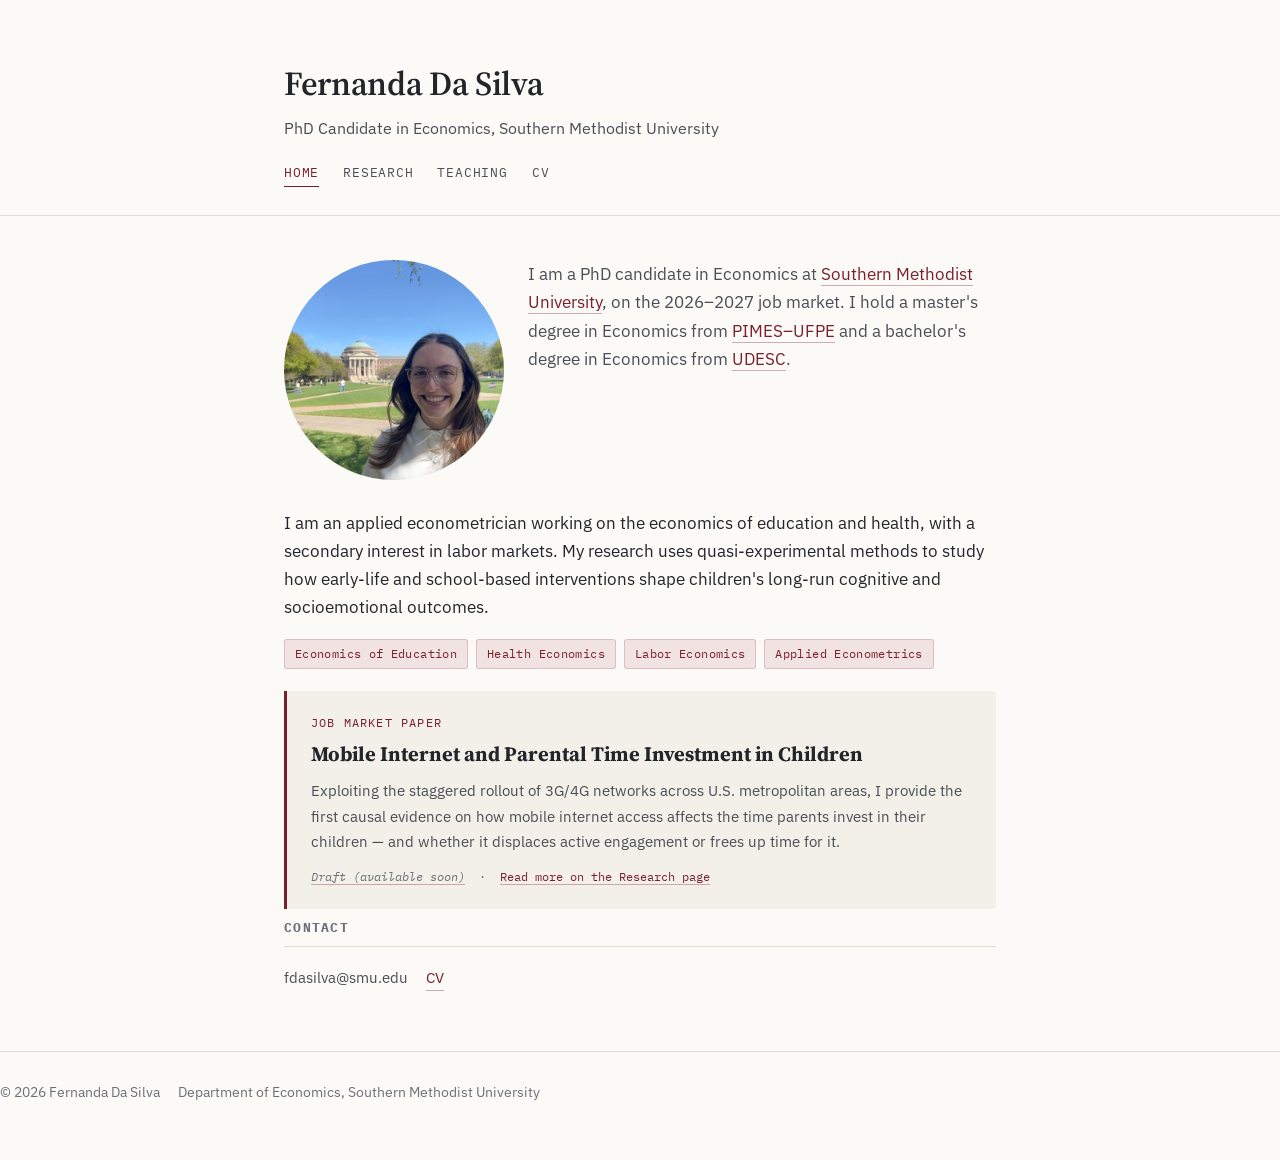
<file: index.html>
<!DOCTYPE html>
<html lang="en">
<head>
<meta charset="UTF-8">
<meta name="viewport" content="width=device-width, initial-scale=1">
<title>Fernanda Da Silva — Economics</title>
<meta name="description" content="Fernanda Da Silva, PhD candidate in Economics at Southern Methodist University. Applied econometrics, economics of education, health, and labor.">
<link rel="preconnect" href="https://fonts.googleapis.com">
<link href="https://fonts.googleapis.com/css2?family=Source+Serif+4:wght@500;600;700&family=IBM+Plex+Sans:wght@400;500;600&family=IBM+Plex+Mono:wght@400;500&display=swap" rel="stylesheet">
<link rel="stylesheet" href="style.css">
<meta name="google-site-verification" content="xDfgIru1ip0rBIP_M2HqN8bNl77TZDO5xy054D8DbWw" />
</head>
<body>

<header class="site-header">
  <div class="wrap">
    <p class="name">Fernanda Da Silva</p>
    <p class="role-line">PhD Candidate in Economics, Southern Methodist University</p>
    <nav class="site-nav">
      <a href="index.html" class="active">Home</a>
      <a href="research.html">Research</a>
      <a href="teaching.html">Teaching</a>
      <a href="CV_Fernanda.pdf" target="_blank" rel="noopener">CV</a>
    </nav>
  </div>
</header>

<main class="wrap">

<img src="profile_picture_under_1MB.jpg" alt="Fernanda Da Silva" style="width:220px; height:220px; object-fit:cover; border-radius:50%; float:left; margin:0 24px 12px 0;">

<p class="lede" style="margin:0;">
  I am a PhD candidate in Economics at
  <a href="https://www.smu.edu/dedman/academics/departments/economics/graduate/phd" target="_blank" rel="noopener">Southern Methodist University</a>,
  on the 2026&ndash;2027 job market. I hold a master's degree in Economics from
  <a href="https://sites.google.com/view/pimes-english/main" target="_blank" rel="noopener">PIMES&ndash;UFPE</a>
  and a bachelor's degree in Economics from
  <a href="https://www.udesc.br/esag/cienciaseconomicas" target="_blank" rel="noopener">UDESC</a>.
</p>

<div style="clear:both;"></div>

  <p>
    I am an applied econometrician working on the economics of education and health,
    with a secondary interest in labor markets. My research uses quasi-experimental
    methods to study how early-life and school-based interventions shape children's
    long-run cognitive and socioemotional outcomes.
  </p>

  <div class="tags">
    <span class="tag">Economics of Education</span>
    <span class="tag">Health Economics</span>
    <span class="tag">Labor Economics</span>
    <span class="tag">Applied Econometrics</span>
  </div>

  <div class="jmp-card">
    <span class="jmp-eyebrow">Job Market Paper</span>
    <h3>Mobile Internet and Parental Time Investment in Children</h3>
    <p style="margin:0; color:var(--ink-soft); font-size:0.96rem;">
      Exploiting the staggered rollout of 3G/4G networks across U.S. metropolitan
      areas, I provide the first causal evidence on how mobile internet access
      affects the time parents invest in their children &mdash; and whether it
      displaces active engagement or frees up time for it.
    </p>
    <span class="status">
      <a href="PASTE_JMP_DRAFT_LINK_HERE" class="pending">Draft (available soon)</a>
      &nbsp;·&nbsp; <a href="research.html">Read more on the Research page</a>
    </span>
  </div>

  <h2 class="section-title">Contact</h2>
  <div class="contact-row">
    <span>fdasilva@smu.edu</span>
    <a href="CV_Fernanda.pdf" target="_blank" rel="noopener">CV</a>
  </div>

</main>

<footer class="site-footer">
  <span>&copy; 2026 Fernanda Da Silva</span>
  <span>Department of Economics, Southern Methodist University</span>
</footer>

</body>
</html>
</file>
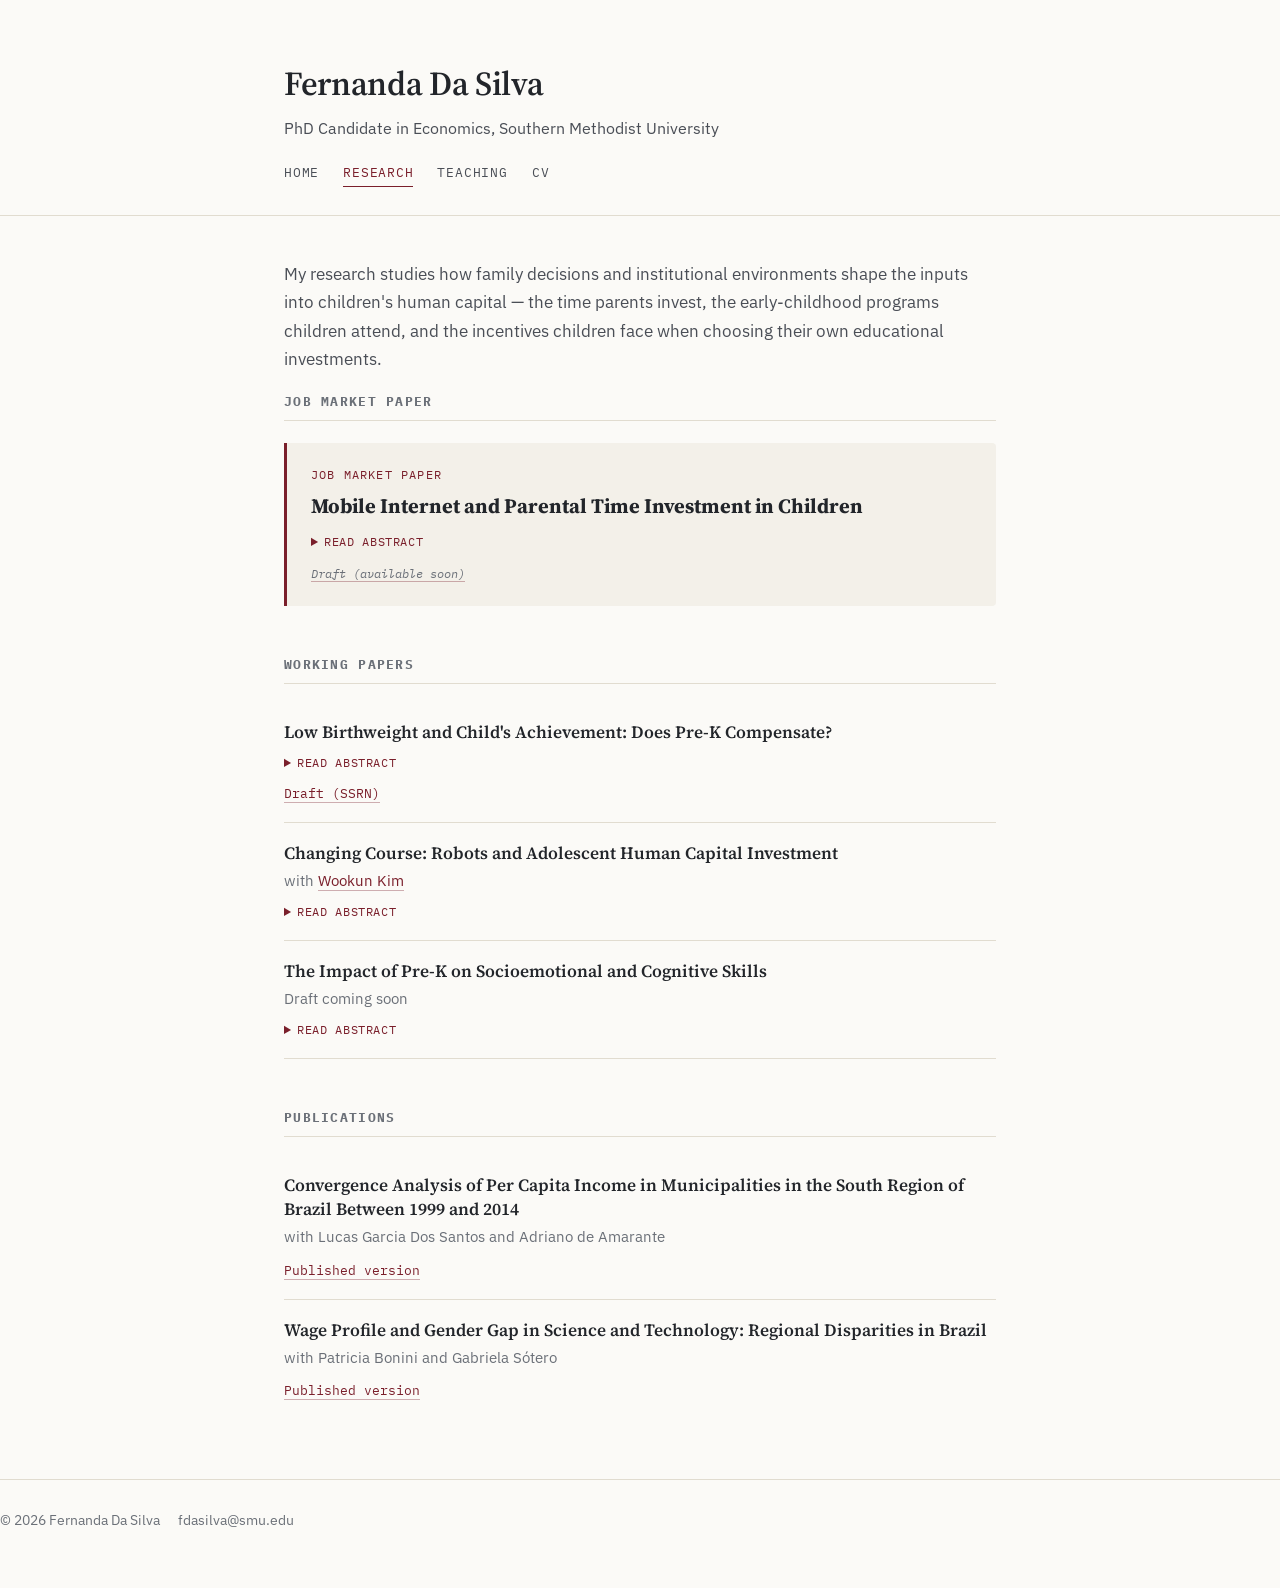
<file: research.html>
<!DOCTYPE html>
<html lang="en">
<head>
<meta charset="UTF-8">
<meta name="viewport" content="width=device-width, initial-scale=1">
<title>Research — Fernanda Da Silva</title>
<link rel="preconnect" href="https://fonts.googleapis.com">
<link href="https://fonts.googleapis.com/css2?family=Source+Serif+4:wght@500;600;700&family=IBM+Plex+Sans:wght@400;500;600&family=IBM+Plex+Mono:wght@400;500&display=swap" rel="stylesheet">
<link rel="stylesheet" href="style.css">
</head>
<body>

<header class="site-header">
  <div class="wrap">
    <p class="name">Fernanda Da Silva</p>
    <p class="role-line">PhD Candidate in Economics, Southern Methodist University</p>
    <nav class="site-nav">
      <a href="index.html">Home</a>
      <a href="research.html" class="active">Research</a>
      <a href="teaching.html">Teaching</a>
      <a href="CV_Fernanda.pdf" target="_blank" rel="noopener">CV</a>
    </nav>
  </div>
</header>

<main class="wrap">

  <p class="lede">
    My research studies how family decisions and institutional environments shape
    the inputs into children's human capital &mdash; the time parents invest, the
    early-childhood programs children attend, and the incentives children face when
    choosing their own educational investments.
  </p>

  <h2 class="section-title">Job Market Paper</h2>

  <div class="jmp-card">
    <span class="jmp-eyebrow">Job Market Paper</span>
    <h3>Mobile Internet and Parental Time Investment in Children</h3>
    <details class="abstract-toggle">
    <summary>Read abstract</summary>
    <p class="abstract">
      Parental time is a critical input in child human capital production, yet
      little is known about how the rapid diffusion of mobile internet &mdash; which
      provides constant, zero-marginal-cost access to information and entertainment
      &mdash; has affected it. The effect is theoretically ambiguous: mobile internet
      may distract parents from active engagement with their children, or it may
      free up time through efficiency gains in shopping, scheduling, and remote
      work, allowing more focused time with children. I provide the first causal
      evidence on this question by exploiting the staggered geographic rollout of
      3G/4G networks across U.S. metropolitan areas, combining time-diary data from
      the American Time Use Survey with the Collins Bartholomew GSMA Mobile Coverage
      Database. Because network rollout timing was driven by infrastructure and
      spectrum constraints rather than local demand for parenting outcomes, this
      provides plausibly exogenous variation. Using the Callaway and Sant&rsquo;Anna
      (2021) difference-in-differences estimator, I find that 3G/4G coverage
      increases total daily childcare time by 15%, driven entirely by an increase in
      secondary (passive) childcare, while active childcare is unaffected. The paper
      further documents heterogeneity by gender and education and decomposes
      secondary childcare by concurrent activity to identify which specific
      behaviors mobile internet displaces.
    </p>
    </details>
    <span class="status">
      <a href="PASTE_JMP_DRAFT_LINK_HERE" class="pending">Draft (available soon)</a>
    </span>
  </div>

  <h2 class="section-title">Working Papers</h2>

  <div class="paper">
    <h3>Low Birthweight and Child's Achievement: Does Pre-K Compensate?</h3>
    <details class="abstract-toggle">
    <summary>Read abstract</summary>
    <p class="abstract">
      Children born with low birthweight (LBW) often face greater difficulty
      developing cognitive skills, and early interventions such as pre-kindergarten
      (pre-K) are often proposed as remediation. Using an instrumental-variable
      strategy based on heteroskedasticity and data from the Early Childhood
      Longitudinal Study, Kindergarten Class of 2010&ndash;11 (ECLS-K:2011), I test
      whether pre-K attendance compensates for the academic disadvantages associated
      with LBW. Low birthweight exerts a persistent, negative direct effect on 
      standardized reading and math test scores throughout elementary school, 
      with larger penalties for mathematics. Pre-K does not mediate the
      relationship between birthweight and achievement &mdash; suggesting other
      channels are needed to close this gap. Heterogeneity analyses reveal that 
      the direct effect is substantially larger among low-income families, 
      and there is a positive indirect effect through pre-K, though imprecisely estimated.
    </p>
    </details>
    <div class="links">
      <a href="https://papers.ssrn.com/sol3/papers.cfm?abstract_id=6906998" target="_blank" rel="noopener">Draft (SSRN)</a>
    </div>
  </div>

  <div class="paper">
    <h3>Changing Course: Robots and Adolescent Human Capital Investment</h3>
    <p class="coauthors">with <a href="https://www.wookunkim.com/" target="_blank" rel="noopener">Wookun Kim</a></p>
    <details class="abstract-toggle">
    <summary>Read abstract</summary>
    <p class="abstract">
      We study how automation in local labor markets shapes adolescents' human capital 
      investment. Drawing on administrative records covering the universe of Texas public 
      high school students, we construct a county-level panel of schooling outcomes spanning
      1993 to 2018 and estimate the causal effects of local exposure to industrial robot 
      adoption, exploiting quasi-experimental variation in the timing and intensity of 
      robotization across counties. Robot exposure reduces absenteeism in every grade, 
      raises graduation among seniors, slows the statewide increase in grade-12 CTE participation, 
      and increases advanced-course enrollment and math and science coursework in the upper grades. 
      Matched payroll records show these responses are not driven by declines in student employment. 
      Both boys and girls are drawn into school---girls account for the gains in retention, boys for
      the larger shift into math and science---and the curricular responses systematically narrow 
      pre-existing gender gaps in what students study. The human capital adjustment to automation 
      begins before labor market entry.
    </p>
    </details>
  </div>

  <div class="paper">
    <h3>The Impact of Pre-K on Socioemotional and Cognitive Skills</h3>
    <p class="venue">Draft coming soon</p>
    <details class="abstract-toggle">
    <summary>Read abstract</summary>
    <p class="abstract">
      Pre-kindergarten is often a child's first shared school environment, and a large
      literature documents its benefits for later cognitive performance. Evidence on
      its relationship with socioemotional ("soft") skill development is far more
      limited. This paper measures the average impact of pre-K attendance on both soft
      and cognitive skills for children in seventh grade, using primary data collected
      by the Joaquim Nabuco Foundation in 2018 in randomized public schools in Recife,
      Brazil. Soft skills are measured with the SENNA instrument; cognitive skills are
      measured with mathematics and literacy test scores. I estimate effects using a
      two-stage least squares approach within an IV-SLX model, instrumenting for pre-K
      attendance using indirect friends' pre-K participation. Beyond a positive effect
      on test scores, I find pre-K attendance positively affects conscientiousness and
      assertiveness.
    </p>
    </details>
  </div>

  <h2 class="section-title">Publications</h2>

  <div class="paper">
    <h3>Convergence Analysis of Per Capita Income in Municipalities in the South Region of Brazil Between 1999 and 2014</h3>
    <p class="coauthors">with Lucas Garcia Dos Santos and Adriano de Amarante</p>
    <div class="links">
      <a href="https://www.rbgdr.net/revista/index.php/rbgdr/article/view/5516" target="_blank" rel="noopener">Published version</a>
    </div>
  </div>

  <div class="paper">
    <h3>Wage Profile and Gender Gap in Science and Technology: Regional Disparities in Brazil</h3>
    <p class="coauthors">with Patricia Bonini and Gabriela S&oacute;tero</p>
    <div class="links">
      <a href="https://sociedadyeconomia.univalle.edu.co/index.php/sociedad_y_economia/article/view/14358" target="_blank" rel="noopener">Published version</a>
    </div>
  </div>

</main>

<footer class="site-footer">
  <span>&copy; 2026 Fernanda Da Silva</span>
  <span>fdasilva@smu.edu</span>
</footer>

</body>
</html>
</file>
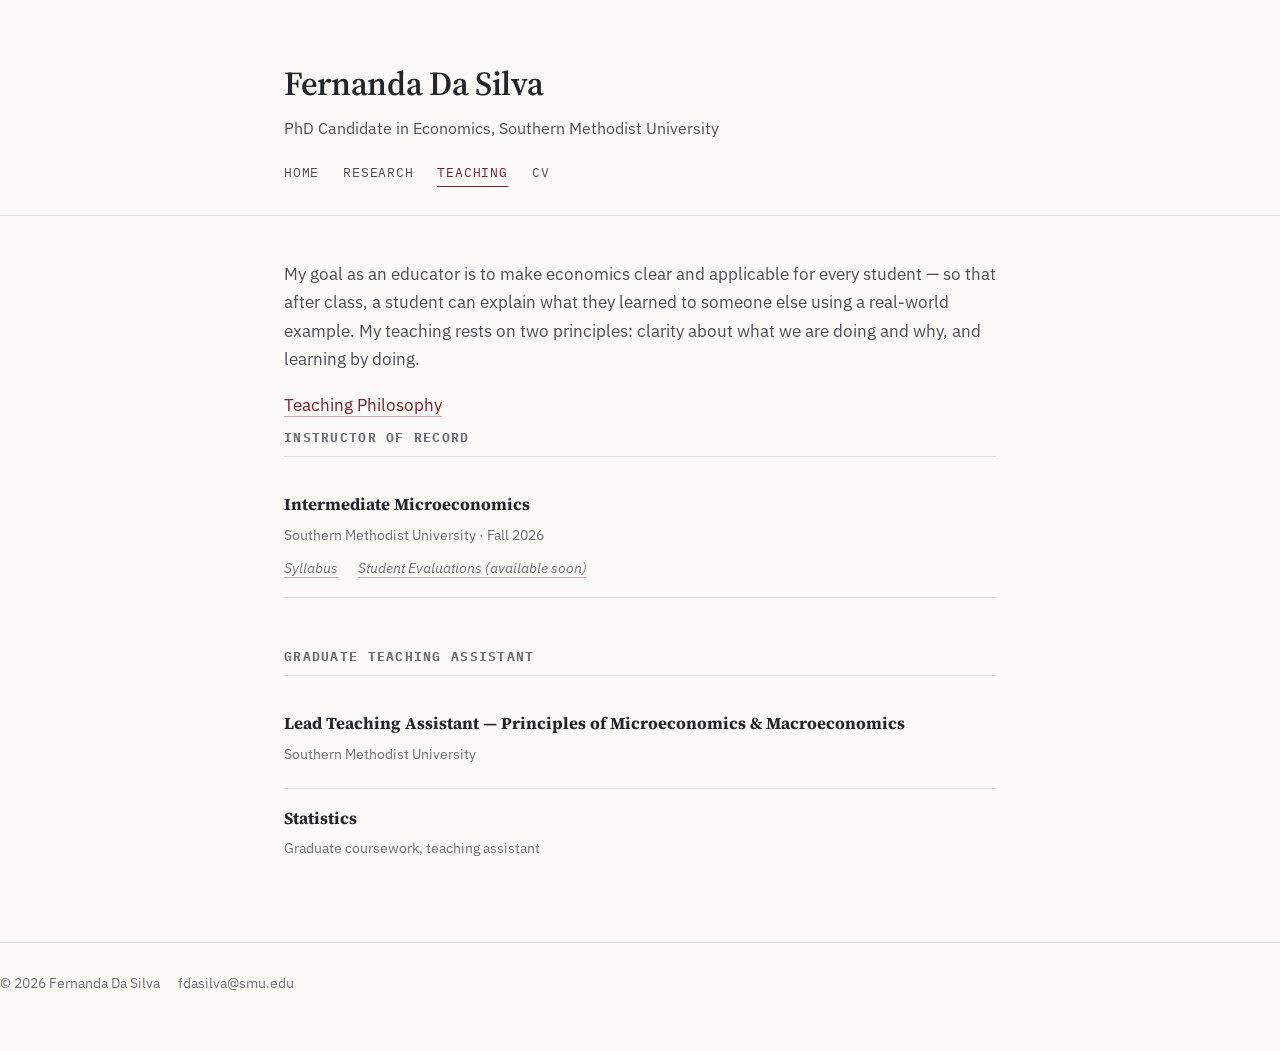
<file: teaching.html>
<!DOCTYPE html>
<html lang="en">
<head>
<meta charset="UTF-8">
<meta name="viewport" content="width=device-width, initial-scale=1">
<title>Teaching — Fernanda Da Silva</title>
<link rel="preconnect" href="https://fonts.googleapis.com">
<link href="https://fonts.googleapis.com/css2?family=Source+Serif+4:wght@500;600;700&family=IBM+Plex+Sans:wght@400;500;600&family=IBM+Plex+Mono:wght@400;500&display=swap" rel="stylesheet">
<link rel="stylesheet" href="style.css">
</head>
<body>

<header class="site-header">
  <div class="wrap">
    <p class="name">Fernanda Da Silva</p>
    <p class="role-line">PhD Candidate in Economics, Southern Methodist University</p>
    <nav class="site-nav">
      <a href="index.html">Home</a>
      <a href="research.html">Research</a>
      <a href="teaching.html" class="active">Teaching</a>
      <a href="CV_Fernanda.pdf" target="_blank" rel="noopener">CV</a>
    </nav>
  </div>
</header>

<main class="wrap">

  <p class="lede">
    My goal as an educator is to make economics clear and applicable for every
    student &mdash; so that after class, a student can explain what they learned to
    someone else using a real-world example. My teaching rests on two principles:
    clarity about what we are doing and why, and learning by doing.
  </p>

  <div class="links" style="margin-bottom: 8px;">
    <a href="teaching_statement.pdf" target="_blank" rel="noopener">Teaching Philosophy</a>
  </div>

  <h2 class="section-title">Instructor of Record</h2>

  <div class="course-block">
    <h3>Intermediate Microeconomics</h3>
    <p class="meta">Southern Methodist University &middot; Fall 2026</p>
    <div class="links">
      <a href="syllabus_fall2026.pdf" class="pending">Syllabus</a>
      <a href="PASTE_EVALS_LINK_HERE" class="pending">Student Evaluations (available soon)</a>
    </div>
  </div>

  <h2 class="section-title">Graduate Teaching Assistant</h2>

  <div class="course-block">
    <h3>Lead Teaching Assistant &mdash; Principles of Microeconomics &amp; Macroeconomics</h3>
    <p class="meta">Southern Methodist University</p>
  </div>

  <div class="course-block">
    <h3>Statistics</h3>
    <p class="meta">Graduate coursework, teaching assistant</p>
  </div>

</main>

<footer class="site-footer">
  <span>&copy; 2026 Fernanda Da Silva</span>
  <span>fdasilva@smu.edu</span>
</footer>

</body>
</html>
</file>
<file: style.css>
/* ============================================================
   Fernanda Da Silva — Economics job-market site
   Design tokens
   ============================================================ */

:root {
  --paper: #FBFAF7;
  --paper-dim: #F3F0E9;
  --ink: #22252A;
  --ink-soft: #4A4E56;
  --muted: #6B7078;
  --accent: #7A1F2B;      /* deep brick — used sparingly */
  --accent-soft: #F1E3E1; /* pale wash of accent for tags/cards */
  --line: #E1DCD0;
  --max-w: 760px;

  --font-display: "Source Serif 4", Georgia, "Times New Roman", serif;
  --font-body: "IBM Plex Sans", -apple-system, Segoe UI, sans-serif;
  --font-mono: "IBM Plex Mono", ui-monospace, SFMono-Regular, monospace;
}

* { box-sizing: border-box; }

html { scroll-behavior: smooth; }

body {
  margin: 0;
  background: var(--paper);
  color: var(--ink);
  font-family: var(--font-body);
  font-size: 17px;
  line-height: 1.65;
  -webkit-font-smoothing: antialiased;
}

a {
  color: var(--accent);
  text-decoration: none;
  border-bottom: 1px solid rgba(122, 31, 43, 0.35);
  transition: border-color 0.15s ease, color 0.15s ease;
}
a:hover { border-bottom-color: var(--accent); }
a:focus-visible {
  outline: 2px solid var(--accent);
  outline-offset: 2px;
  border-radius: 2px;
}

/* ---------- Layout shell ---------- */

.wrap {
  max-width: var(--max-w);
  margin: 0 auto;
  padding: 0 24px;
}

header.site-header {
  padding: 56px 0 28px;
  border-bottom: 1px solid var(--line);
  margin-bottom: 44px;
}

.name {
  font-family: var(--font-display);
  font-weight: 600;
  font-size: 2.1rem;
  letter-spacing: -0.01em;
  margin: 0 0 4px;
}

.role-line {
  color: var(--ink-soft);
  font-size: 1.02rem;
  margin: 0 0 20px;
}

nav.site-nav {
  display: flex;
  gap: 24px;
  font-family: var(--font-mono);
  font-size: 0.82rem;
  text-transform: uppercase;
  letter-spacing: 0.06em;
}

nav.site-nav a {
  color: var(--ink-soft);
  border-bottom: 1px solid transparent;
  padding-bottom: 2px;
}
nav.site-nav a:hover,
nav.site-nav a.active {
  color: var(--accent);
  border-bottom-color: var(--accent);
}

main { padding-bottom: 80px; }

footer.site-footer {
  border-top: 1px solid var(--line);
  padding: 28px 0 56px;
  margin-top: 60px;
  font-size: 0.9rem;
  color: var(--muted);
  display: flex;
  flex-wrap: wrap;
  gap: 8px 18px;
  align-items: center;
}
footer.site-footer a { color: var(--muted); }
footer.site-footer a:hover { color: var(--accent); }

/* ---------- Typographic elements ---------- */

h2.section-title {
  font-family: var(--font-mono);
  font-size: 0.8rem;
  text-transform: uppercase;
  letter-spacing: 0.1em;
  color: var(--muted);
  margin: 48px 0 18px;
  padding-bottom: 8px;
  border-bottom: 1px solid var(--line);
}
h2.section-title:first-of-type { margin-top: 0; }

.lede {
  font-size: 1.08rem;
  color: var(--ink-soft);
}

/* ---------- Field tags ---------- */

.tags {
  display: flex;
  flex-wrap: wrap;
  gap: 8px;
  margin: 18px 0 6px;
}
.tag {
  font-family: var(--font-mono);
  font-size: 0.76rem;
  letter-spacing: 0.03em;
  color: var(--accent);
  background: var(--accent-soft);
  border: 1px solid rgba(122, 31, 43, 0.18);
  border-radius: 3px;
  padding: 4px 10px;
}

/* ---------- Featured / JMP card ---------- */

.jmp-card {
  border-left: 3px solid var(--accent);
  background: var(--paper-dim);
  padding: 22px 24px;
  margin: 22px 0 8px;
  border-radius: 0 4px 4px 0;
}
.jmp-eyebrow {
  font-family: var(--font-mono);
  font-size: 0.74rem;
  text-transform: uppercase;
  letter-spacing: 0.1em;
  color: var(--accent);
  display: block;
  margin-bottom: 8px;
}
.jmp-card h3 {
  font-family: var(--font-display);
  font-size: 1.28rem;
  margin: 0 0 10px;
  line-height: 1.35;
}
.jmp-card .status {
  font-family: var(--font-mono);
  font-size: 0.78rem;
  color: var(--muted);
  margin-top: 12px;
  display: block;
}

/* ---------- Paper entries ---------- */

.paper {
  padding: 18px 0;
  border-bottom: 1px solid var(--line);
}
.paper:last-child { border-bottom: none; }

.paper h3 {
  font-family: var(--font-display);
  font-weight: 600;
  font-size: 1.08rem;
  margin: 0 0 4px;
  line-height: 1.4;
}
.paper .coauthors,
.paper .venue {
  font-size: 0.92rem;
  color: var(--muted);
  margin: 0 0 8px;
}
.paper .abstract {
  font-size: 0.96rem;
  color: var(--ink-soft);
  margin: 8px 0 0;
}
.paper .links {
  margin-top: 10px;
  font-family: var(--font-mono);
  font-size: 0.8rem;
}
.paper .links a { margin-right: 16px; }

details.abstract-toggle summary {
  cursor: pointer;
  font-family: var(--font-mono);
  font-size: 0.78rem;
  color: var(--accent);
  text-transform: uppercase;
  letter-spacing: 0.05em;
  margin-top: 8px;
}
details.abstract-toggle[open] summary { margin-bottom: 8px; }

/* ---------- Teaching page specifics ---------- */

.course-block {
  padding: 16px 0;
  border-bottom: 1px solid var(--line);
}
.course-block:last-child { border-bottom: none; }
.course-block h3 {
  font-family: var(--font-display);
  font-size: 1.05rem;
  margin: 0 0 4px;
}
.course-block .meta {
  font-size: 0.9rem;
  color: var(--muted);
  margin: 0 0 6px;
}
.course-block .links a { margin-right: 16px; font-size: 0.85rem; }

.pending {
  color: var(--muted);
  font-style: italic;
}

/* ---------- Misc ---------- */

.two-col {
  display: grid;
  grid-template-columns: 200px 1fr;
  gap: 18px;
}
@media (max-width: 560px) {
  .two-col { grid-template-columns: 1fr; }
  header.site-header { padding: 40px 0 24px; }
  .name { font-size: 1.7rem; }
}

.contact-row {
  display: flex;
  flex-wrap: wrap;
  gap: 6px 18px;
  font-size: 0.95rem;
  color: var(--ink-soft);
}
</file>
